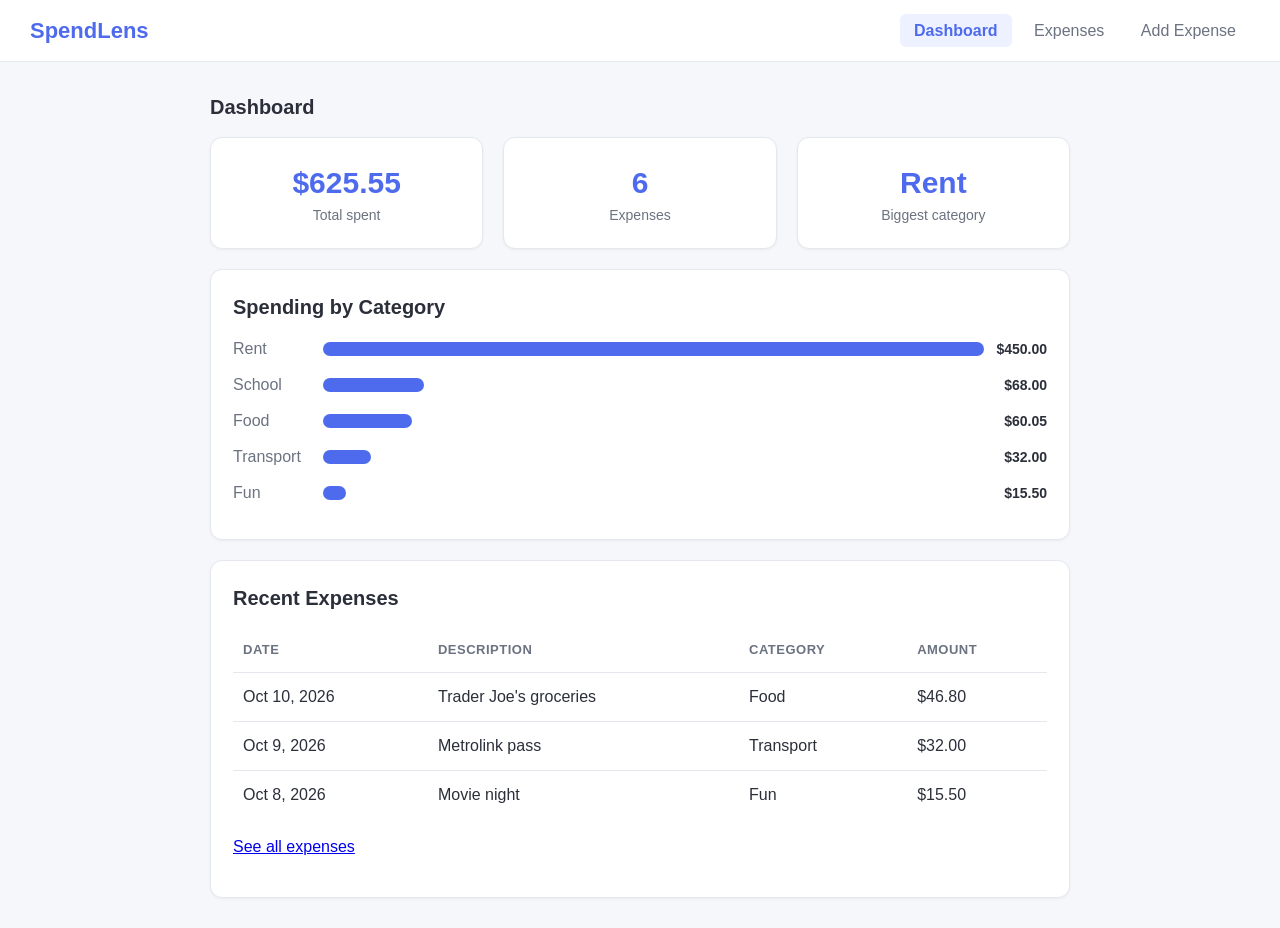
<file: index.html>
<!DOCTYPE html>
<html lang="en">
<head>
  <meta charset="UTF-8">
  <meta name="viewport" content="width=device-width, initial-scale=1.0">
  <title>SpendLens - Dashboard</title>
  <link rel="stylesheet" href="styles.css">
</head>
<body data-page="dashboard">

  <header>
    <h1>SpendLens</h1>
    <nav>
      <a href="index.html">Dashboard</a>
      <a href="expenses.html">Expenses</a>
      <a href="add-expense.html">Add Expense</a>
    </nav>
  </header>

  <main>
    <h2>Dashboard</h2>

    <!-- Summary (filled in by app.js) -->
    <div class="summary">
      <div class="box">
        <div class="number" id="total-spent">$0.00</div>
        <div>Total spent</div>
      </div>
      <div class="box">
        <div class="number" id="expense-count">0</div>
        <div>Expenses</div>
      </div>
      <div class="box">
        <div class="number" id="top-category">-</div>
        <div>Biggest category</div>
      </div>
    </div>

    <!-- Spending by category (bars built by app.js) -->
    <div class="box">
      <h2>Spending by Category</h2>
      <div id="category-bars"></div>
    </div>

    <!-- Recent expenses -->
    <div class="box">
      <h2>Recent Expenses</h2>
      <table>
        <thead>
          <tr>
            <th>Date</th>
            <th>Description</th>
            <th>Category</th>
            <th>Amount</th>
          </tr>
        </thead>
        <tbody id="recent-body"></tbody>
      </table>
      <p><a href="expenses.html">See all expenses</a></p>
    </div>
  </main>

  <script src="app.js"></script>
</body>
</html>
</file>
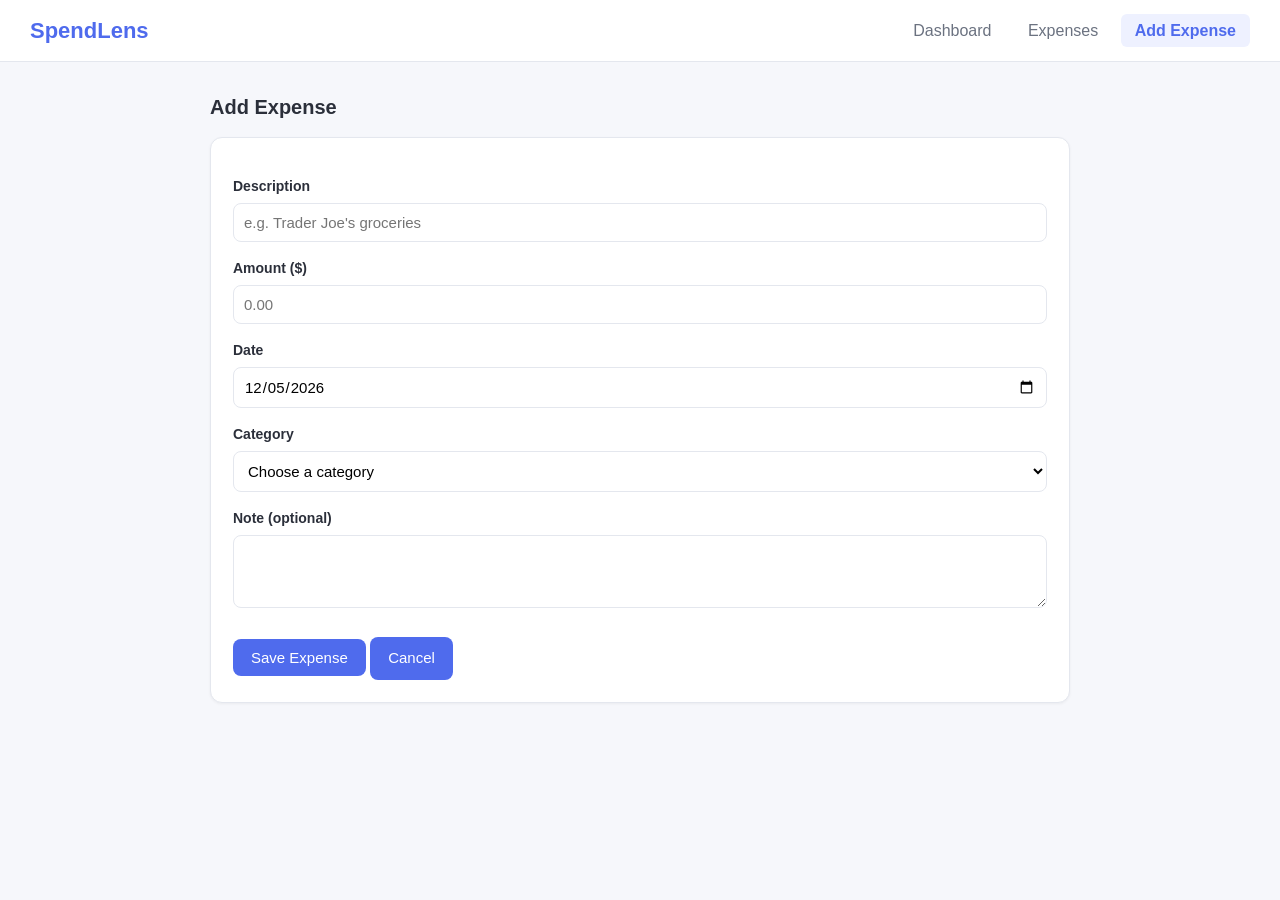
<file: add-expense.html>
<!DOCTYPE html>
<!--
  SpendLens - add-expense.html 
  One form used for both adding a new expense and editing an existing one.
    - add-expense.html -> Add mode (empty form, date defaults to today)
    - add-expense.html?id=123 -> Edit mode (app.js fills in expense #123)
  All behavior (validation, saving to localStorage, edit mode) lives in app.js.
-->
<html lang="en">
<head>
  <meta charset="UTF-8">
  <meta name="viewport" content="width=device-width, initial-scale=1.0">
  <!-- app.js changes this title to "SpendLens - Edit Expense" in edit mode -->
  <title>SpendLens - Add Expense</title>
  <link rel="stylesheet" href="styles.css">
</head>
<!-- data-page tells app.js which page is loaded, so it runs setUpExpenseForm() -->
<body data-page="add-expense">

  <!-- Site header and navigation (app.js highlights the current page's link) -->
  <header>
    <h1>SpendLens</h1>
    <nav>
      <a href="index.html">Dashboard</a>
      <a href="expenses.html">Expenses</a>
      <a href="add-expense.html">Add Expense</a>
    </nav>
  </header>

  <main>
    <!-- Heading text switches to "Edit Expense" when editing -->
    <h2 id="form-title">Add Expense</h2>

    <div class="box">
      <!-- Status message, hidden while empty (e.g. shown if the ?id= expense was deleted) -->
      <p class="form-message" id="form-message"></p>

      <!-- Expense form: app.js handles submit, validates each field, then saves
           to localStorage and redirects to expenses.html -->
      <form id="expense-form">
        <!-- Each input is followed by an empty .error paragraph where app.js
             writes that field's validation message -->

        <!-- Description (required) -->
        <label for="description">Description</label>
        <input type="text" id="description" placeholder="e.g. Trader Joe's groceries" required>
        <p class="error" id="description-error"></p>

        <!-- Amount in dollars (required, must be greater than 0) -->
        <label for="amount">Amount ($)</label>
        <input type="number" id="amount" min="0.01" step="0.01" placeholder="0.00" required>
        <p class="error" id="amount-error"></p>

        <!-- Date (required, defaults to today when adding) -->
        <label for="date">Date</label>
        <input type="date" id="date" required>
        <p class="error" id="date-error"></p>

        <!-- Category (required); these options must match CATEGORIES in app.js -->
        <label for="category">Category</label>
        <select id="category" required>
          <option value="">Choose a category</option>
          <option>Food</option>
          <option>Transport</option>
          <option>Rent</option>
          <option>Fun</option>
          <option>School</option>
        </select>
        <p class="error" id="category-error"></p>

        <!-- Optional note, shown under the description on the Expenses page -->
        <label for="note">Note (optional)</label>
        <textarea id="note" rows="3"></textarea>

        <!-- Button text changes to "Update Expense" in edit mode -->
        <button type="submit" id="save-button">Save Expense</button>
        <!-- Cancel just goes back to the list without saving -->
        <a class="button" href="expenses.html">Cancel</a>
      </form>
    </div>
  </main>
  
  <!-- Loaded at the end of <body> so the form elements exist before the script runs -->
  <script src="app.js"></script>
</body>
</html>
</file>
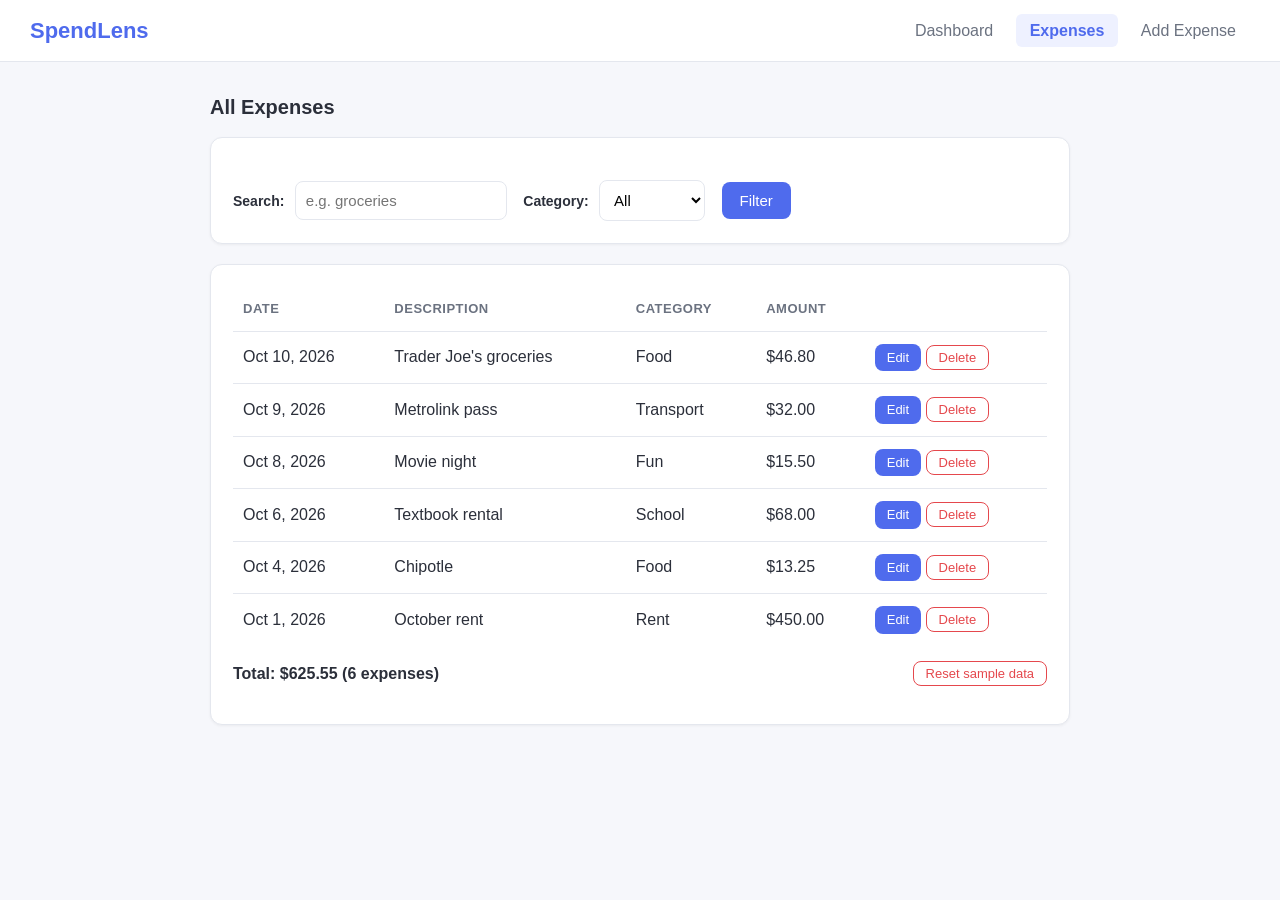
<file: expenses.html>
<!DOCTYPE html>
<html lang="en">
<head>
  <meta charset="UTF-8">
  <meta name="viewport" content="width=device-width, initial-scale=1.0">
  <title>SpendLens - Expenses</title>
  <link rel="stylesheet" href="styles.css">
</head>
<body data-page="expenses">

  <header>
    <h1>SpendLens</h1>
    <nav>
      <a href="index.html">Dashboard</a>
      <a href="expenses.html">Expenses</a>
      <a href="add-expense.html">Add Expense</a>
    </nav>
  </header>

  <main>
    <h2>All Expenses</h2>

    <!-- Filter (results update as you type) -->
    <div class="box">
      <form class="filter-form" id="filter-form">
        <label for="search">Search:</label>
        <input type="search" id="search" placeholder="e.g. groceries">

        <label for="category">Category:</label>
        <select id="category">
          <option>All</option>
          <option>Food</option>
          <option>Transport</option>
          <option>Rent</option>
          <option>Fun</option>
          <option>School</option>
        </select>

        <button type="submit">Filter</button>
      </form>
    </div>

    <!-- Expense list (rows built by app.js) -->
    <div class="box">
      <table>
        <thead>
          <tr>
            <th>Date</th>
            <th>Description</th>
            <th>Category</th>
            <th>Amount</th>
            <th></th>
          </tr>
        </thead>
        <tbody id="expense-body"></tbody>
      </table>
      <div class="list-footer">
        <p><strong id="list-total">Total: $0.00</strong></p>
        <button type="button" class="delete small" id="reset-data">Reset sample data</button>
      </div>
    </div>
  </main>

  <script src="app.js"></script>
</body>
</html>
</file>
<file: styles.css>
:root {
  --blue: #4f6bed;
  --blue-dark: #3d55c9;
  --light-blue: #eef1ff;
  --background: #f6f7fb;
  --text: #2b2f3a;
  --gray: #6b7280;
  --border: #e4e7ee;
  --red: #e5484d;
}

* {
  box-sizing: border-box;
}

body {
  font-family: "Segoe UI", Arial, sans-serif;
  background-color: var(--background);
  color: var(--text);
  margin: 0;
  line-height: 1.5;
}

/* ----- Navigation ----- */
header {
  background-color: white;
  border-bottom: 1px solid var(--border);
  padding: 14px 30px;
  display: flex;
  justify-content: space-between;
  align-items: center;
  flex-wrap: wrap;
  gap: 10px;
}

header h1 {
  color: var(--blue);
  margin: 0;
  font-size: 22px;
}

nav a {
  color: var(--gray);
  text-decoration: none;
  padding: 8px 14px;
  border-radius: 6px;
  margin-left: 4px;
}

nav a:hover {
  background-color: var(--light-blue);
  color: var(--blue);
}

/* ----- Main content ----- */
main {
  max-width: 900px;
  margin: 30px auto;
  padding: 0 20px;
}

h2 {
  margin: 0 0 15px 0;
  font-size: 20px;
}

.box {
  background-color: white;
  border: 1px solid var(--border);
  border-radius: 12px;
  padding: 22px;
  margin-bottom: 20px;
  box-shadow: 0 1px 3px rgba(0, 0, 0, 0.05);
}

/* ----- Summary boxes on the dashboard ----- */
.summary {
  display: flex;
  gap: 20px;
  margin-bottom: 20px;
}

.summary .box {
  flex: 1;
  margin-bottom: 0;
  text-align: center;
}

.summary .number {
  font-size: 30px;
  font-weight: bold;
  color: var(--blue);
}

.summary .box div:last-child {
  color: var(--gray);
  font-size: 14px;
}

/* ----- Category bars ----- */
.bar-row {
  display: flex;
  align-items: center;
  margin-bottom: 12px;
}

.bar-label {
  width: 90px;
  color: var(--gray);
}

.bar {
  background-color: var(--blue);
  height: 14px;
  border-radius: 999px;
}

.bar-amount {
  margin-left: 12px;
  font-weight: bold;
  font-size: 14px;
}

/* ----- Tables ----- */
table {
  width: 100%;
  border-collapse: collapse;
}

th, td {
  text-align: left;
  padding: 12px 10px;
  border-bottom: 1px solid var(--border);
}

th {
  color: var(--gray);
  font-size: 13px;
  text-transform: uppercase;
  letter-spacing: 0.5px;
}

tr:last-child td {
  border-bottom: none;
}

/* ----- Forms ----- */
label {
  display: block;
  margin-top: 16px;
  margin-bottom: 6px;
  font-weight: 600;
  font-size: 14px;
}

input, select, textarea {
  width: 100%;
  padding: 10px;
  border: 1px solid var(--border);
  border-radius: 8px;
  font-size: 15px;
  font-family: inherit;
  background-color: white;
}

input:focus, select:focus, textarea:focus {
  outline: 2px solid var(--light-blue);
  border-color: var(--blue);
}

.filter-form input,
.filter-form select {
  width: auto;
  margin-right: 12px;
}

.filter-form label {
  display: inline;
  margin-right: 6px;
}

/* ----- Buttons ----- */
button, .button {
  background-color: var(--blue);
  color: white;
  border: none;
  padding: 10px 18px;
  border-radius: 8px;
  font-size: 15px;
  font-family: inherit;
  cursor: pointer;
  text-decoration: none;
  display: inline-block;
}

button:hover, .button:hover {
  background-color: var(--blue-dark);
}

.delete {
  background-color: white;
  color: var(--red);
  border: 1px solid var(--red);
}

.delete:hover {
  background-color: var(--red);
  color: white;
}

.small {
  padding: 4px 12px;
  font-size: 13px;
}

form button {
  margin-top: 22px;
}

/* ----- Small screens ----- */
@media (max-width: 600px) {
  .summary {
    flex-direction: column;
  }

  header {
    padding: 14px 20px;
  }
}

/* ----- Milestone 2: dynamic page styles ----- */
nav a.active {
  background-color: var(--light-blue);
  color: var(--blue);
  font-weight: 600;
}

.bar-track {
  flex: 1;
}

.empty {
  color: var(--gray);
  text-align: center;
  font-style: italic;
}

.note-text {
  color: var(--gray);
  font-size: 13px;
}

.actions {
  white-space: nowrap;
}

.list-footer {
  display: flex;
  justify-content: space-between;
  align-items: center;
  flex-wrap: wrap;
  gap: 10px;
}

.error {
  color: var(--red);
  font-size: 13px;
  margin: 4px 0 0 0;
  min-height: 0;
}

.error:empty {
  display: none;
}

input.invalid,
select.invalid {
  border-color: var(--red);
}

.form-message {
  color: var(--gray);
  margin: 0;
}

.form-message:empty {
  display: none;
}

form .button {
  margin-top: 22px;
}
</file>
